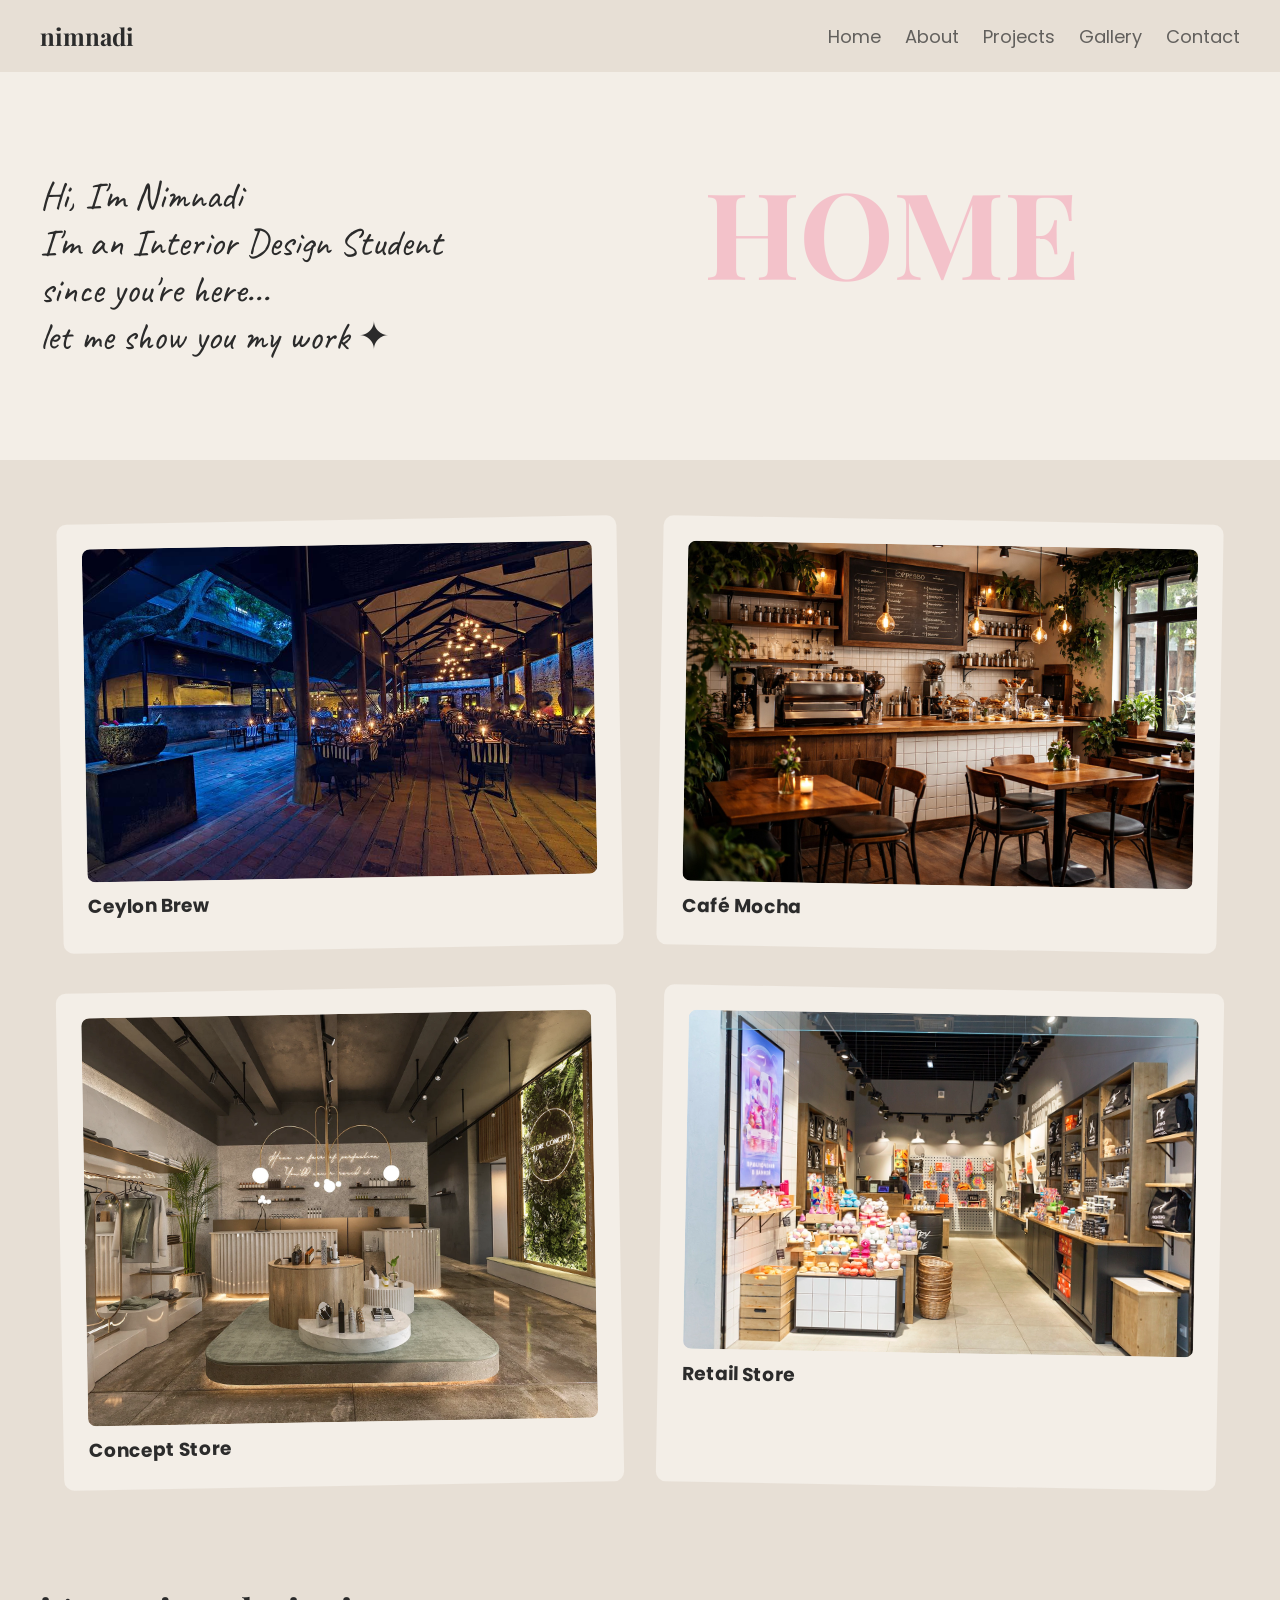
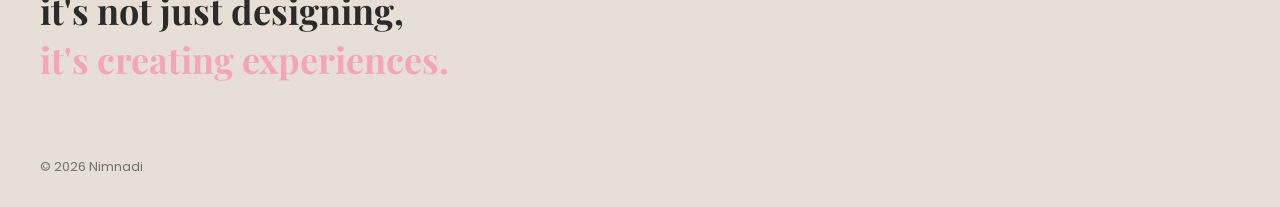
<file: index.html>
<!DOCTYPE html>
<html lang="en">
<head>
  <meta charset="UTF-8">
  <meta name="viewport" content="width=device-width, initial-scale=1.0">
  <link href="https://fonts.googleapis.com/css2?family=Playfair+Display:wght@500;700&family=Poppins:wght@300;400&family=Caveat:wght@400;600&display=swap" rel="stylesheet">
  <title>Nimnadi | Portfolio</title>
  <link rel="stylesheet" href="style.css">
  <link rel="icon" type="image/png" href="89.1.png">
</head>

<body>

<!-- NAV -->
<header class="navbar">
  <h1 class="logo">nimnadi</h1>
  <button class="hamburger" aria-label="Toggle menu">
    <span></span>
    <span></span>
    <span></span>
  </button>
  <nav>
    <a href="index.html">Home</a>
    <a href="about.html">About</a>
    <a href="project.html">Projects</a>
    <a href="gallery.html">Gallery</a>
    <a href="contact.html">Contact</a>
  </nav>
</header>

<main>

<!-- HERO -->
<section class="hero">
  <h1>HOME</h1>
  <div class="hero-content">
    <p class="subtext">Hi, I'm Nimnadi </p>
    <p class="subtext">I'm an Interior Design Student  </p>
    <p class="handwritten">since you're here...</p>
    <p class="subtext">let me show you my work ✦</p>
  </div>
</section>

<!-- PROJECTS -->
<section class="projects">
  <div class="grid">
    <div class="card">
      <img src="79.jpg" alt="Ceylon Brew café design">
      <h3>Ceylon Brew</h3>
    </div>
    <div class="card">
      <img src="4.jpeg" alt="Cafe Mocha redesign">
      <h3>Café Mocha</h3>
    </div>
    <div class="card">
      <img src="80be70118747511.608fd9654f4a4.webp" alt="Concept Store">
      <h3>Concept Store</h3>
    </div>
    <div class="card">
      <img src="78.webp" alt="Retail Store">
      <h3>Retail Store</h3>
    </div>
  </div>
</section>

<!-- STATEMENT SECTION -->
<section class="statement">
  <div class="statement-inner">
    <h2>
      it's not just designing,<br>
      <span class="highlight">it's creating experiences.</span>
    </h2>
  </div>
</section>

</main>

<footer>
  <p>&copy; 2026 Nimnadi</p>
</footer>

<script>
  document.querySelector('.hamburger').addEventListener('click', function () {
    document.querySelector('.navbar nav').classList.toggle('open');
  });
</script>

</body>
</html>
</file>
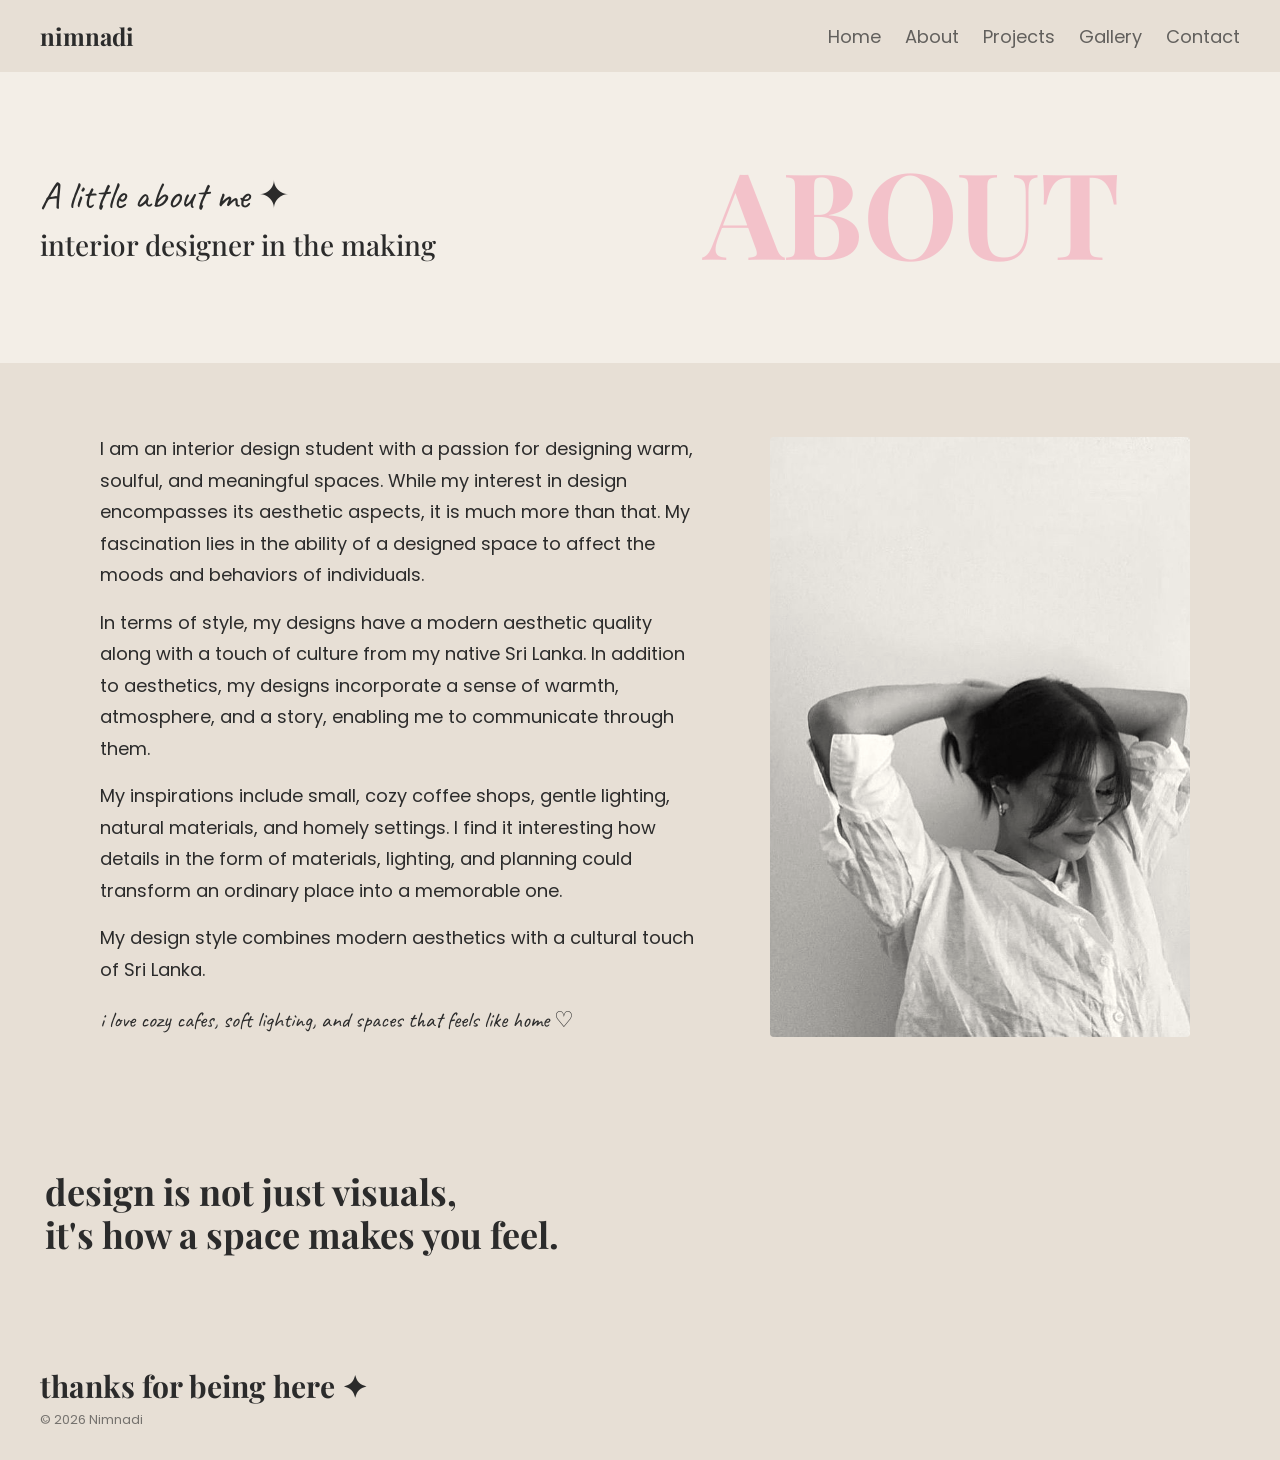
<file: about.html>
<!DOCTYPE html>
<html lang="en">
<head>
  <meta charset="UTF-8">
  <meta name="viewport" content="width=device-width, initial-scale=1.0">
  <link href="https://fonts.googleapis.com/css2?family=Playfair+Display:wght@500;700&family=Poppins:wght@300;400&family=Caveat:wght@400;600&display=swap" rel="stylesheet">
  <title>About | Nimnadi</title>
  <link rel="stylesheet" href="style.css">
  <link rel="icon" type="image/png" href="89.1.png">
</head>
<body>

<!-- NAVBAR -->
<header class="navbar">
  <h1 class="logo">nimnadi</h1>
  <button class="hamburger" aria-label="Toggle menu">
    <span></span>
    <span></span>
    <span></span>
  </button>
  <nav>
    <a href="index.html">Home</a>
    <a href="about.html">About</a>
    <a href="project.html">Projects</a>
    <a href="gallery.html">Gallery</a>
    <a href="contact.html">Contact</a>
  </nav>
</header>

<main>

<!-- HERO -->
<section class="hero about-hero">
  <h1 class="bg-text">ABOUT</h1>
  <div class="hero-content">
    <p class="handwritten">A little about me ✦</p>
    <h2>interior designer in the making</h2>
  </div>
</section>

<!-- ABOUT CONTENT -->
<section class="about-section">
  <div class="about-inner">

    <div class="about-row">
      <div class="about-text">
        <p>
  I am an interior design student with a passion for designing warm, soulful, and meaningful spaces.

  While my interest in design encompasses its aesthetic aspects, it is much more than that.

  My fascination lies in the ability of a designed space to affect the moods and behaviors of individuals.
        </p>
        <p>
     In terms of style, my designs have a modern aesthetic quality along with a touch of culture from my native Sri Lanka.

  In addition to aesthetics, my designs incorporate a sense of warmth, atmosphere, and a story, enabling me to communicate through them.
        </p>
        <p>
  My inspirations include small, cozy coffee shops, gentle lighting, natural materials, and homely settings.

  I find it interesting how details in the form of materials, lighting, and planning could transform an ordinary place into a memorable one.
        </p>
        <p>
         My design style combines modern aesthetics with a cultural touch of Sri Lanka.
          
        </p>
        <p class="handwritten">
          i love cozy cafes, soft lighting, and spaces that feels like home ♡
        </p>
      </div>

      <!-- IMAGE BESIDE PARAGRAPH -->
      <div class="about-image-wrap">
        <img src="5.jpg" alt="Nimnadi" class="about-photo" />
      </div>
    </div>
  </div>
</section>


<section class="about-extra">
  <div class="about-extra-inner">
    <h2 class="big-text">
      design is not just visuals,<br>
      it's how a space makes you feel.
    </h2>
  </div>
</section>

</main>

<footer>
  <h2>thanks for being here ✦</h2>
  <p>&copy; 2026 Nimnadi</p>
</footer>

<script>
  document.querySelector('.hamburger').addEventListener('click', function () {
    document.querySelector('.navbar nav').classList.toggle('open');
  });
</script>

</body>
</html>
</file>
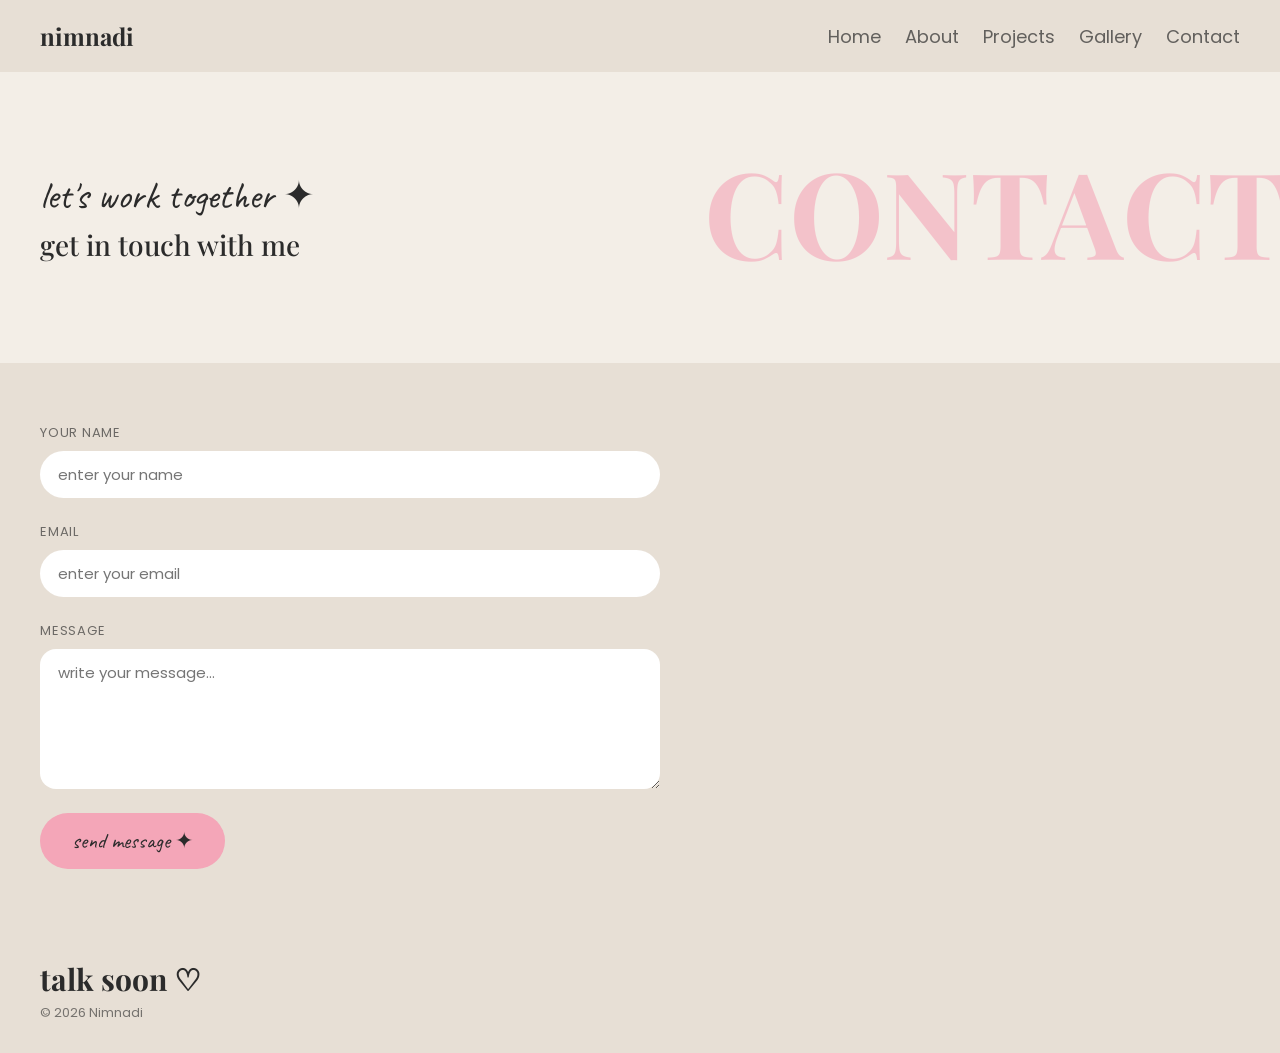
<file: contact.html>
<!DOCTYPE html>
<html lang="en">
<head>
  <meta charset="UTF-8">
  <meta name="viewport" content="width=device-width, initial-scale=1.0">
  <link href="https://fonts.googleapis.com/css2?family=Playfair+Display:wght@500;700&family=Poppins:wght@300;400&family=Caveat:wght@400;600&display=swap" rel="stylesheet">
  <title>Nimnadi | Contact</title>
  <link rel="stylesheet" href="style.css">
    <link rel="icon" type="image/png" href="89.1.png">
</head>

<body>

<!-- NAVBAR -->
<header class="navbar">
  <h1 class="logo">nimnadi</h1>
  <button class="hamburger" aria-label="Toggle menu">
    <span></span>
    <span></span>
    <span></span>
  </button>
  <nav>
    <a href="index.html">Home</a>
    <a href="about.html">About</a>
    <a href="project.html">Projects</a>
    <a href="gallery.html">Gallery</a>
    <a href="contact.html">Contact</a>
  </nav>
</header>

<main>

<!-- HERO -->
<section class="hero contact-hero">
  <h1 class="bg-text">CONTACT</h1>
  <div class="hero-content">
    <p class="handwritten">let's work together ✦</p>
    <h2>get in touch with me</h2>
  </div>
</section>

<!-- CONTACT FORM -->
<section class="contact-section">
  <form class="contact-form">
    <div class="form-group">
      <label>Your Name</label>
      <input type="text" placeholder="enter your name" required>
    </div>
    <div class="form-group">
      <label>Email</label>
      <input type="email" placeholder="enter your email" required>
    </div>
    <div class="form-group">
      <label>Message</label>
      <textarea placeholder="write your message..."></textarea>
    </div>
    <button type="submit">send message ✦</button>
  </form>
</section>

</main>

<footer>
  <h2>talk soon ♡</h2>
  <p>&copy; 2026 Nimnadi</p>
</footer>

<script>
  document.querySelector('.hamburger').addEventListener('click', function () {
    document.querySelector('.navbar nav').classList.toggle('open');
  });
</script>

</body>
</html>
</file>
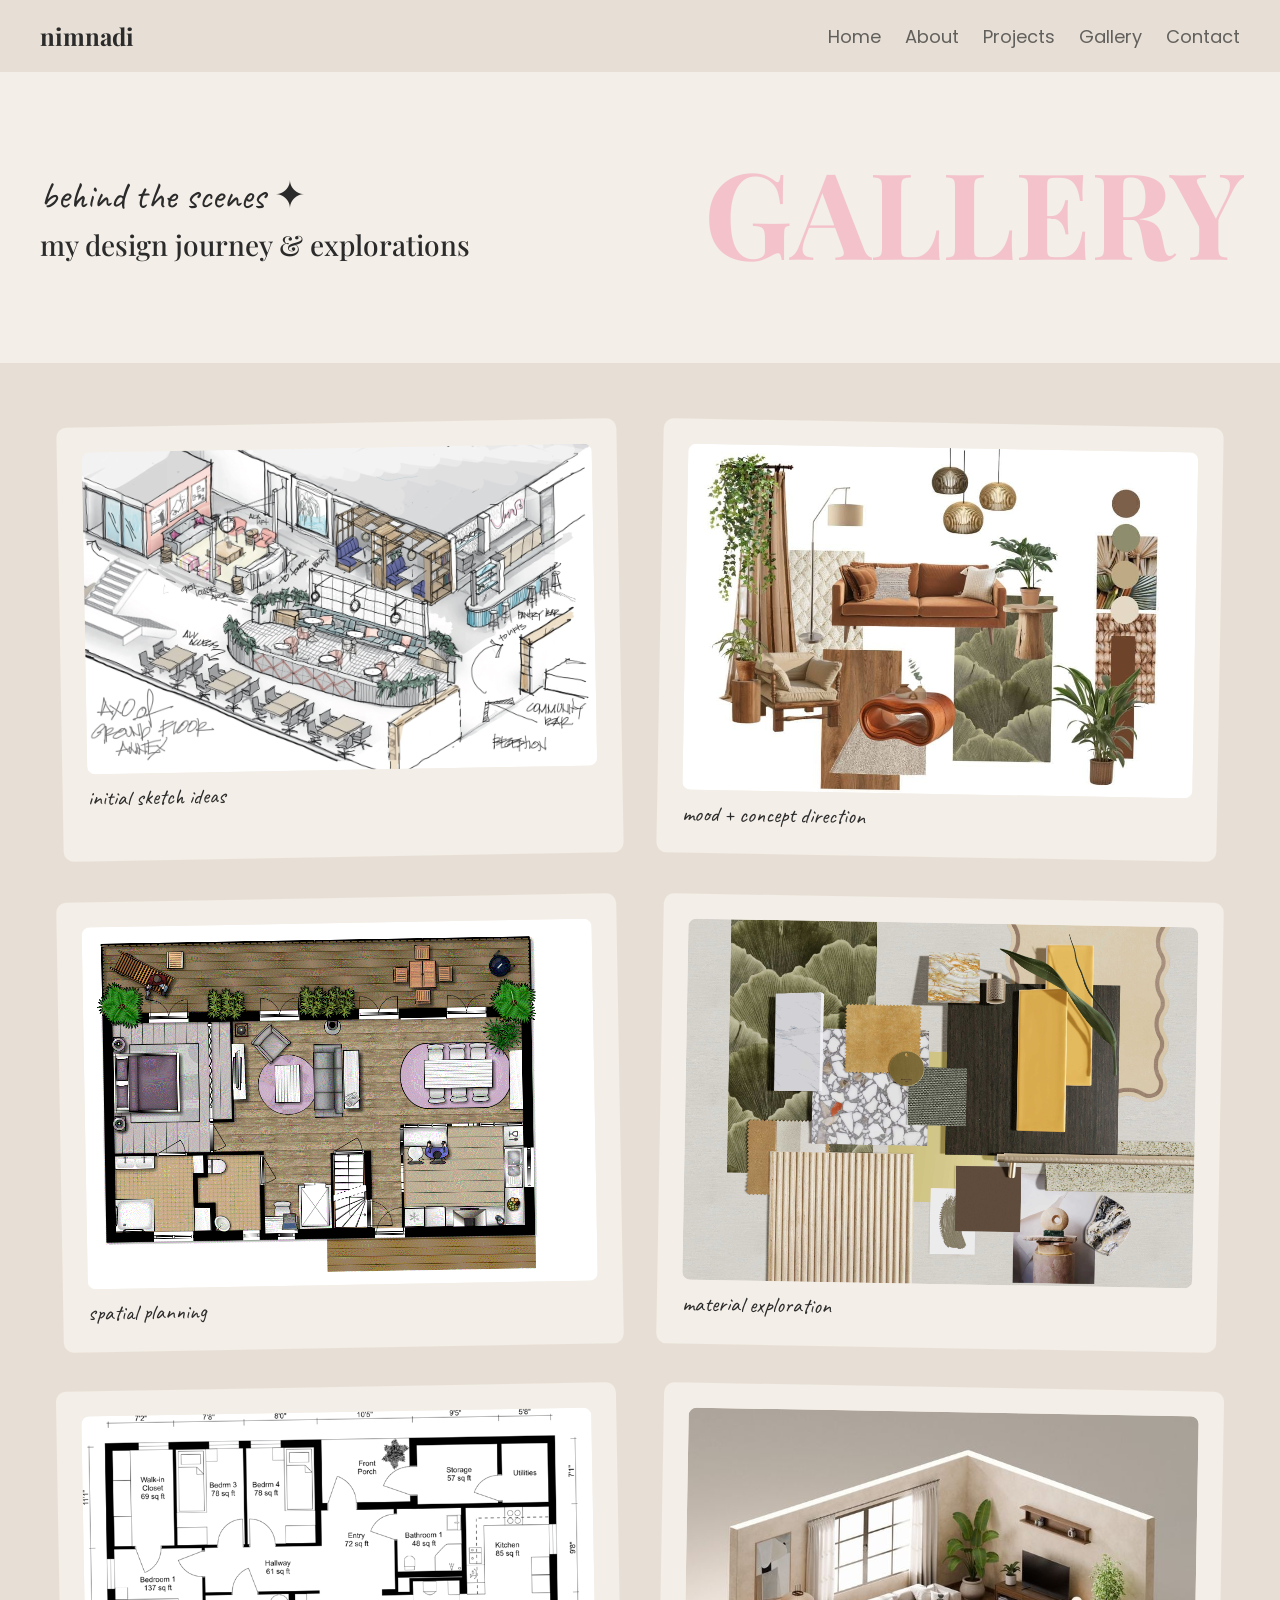
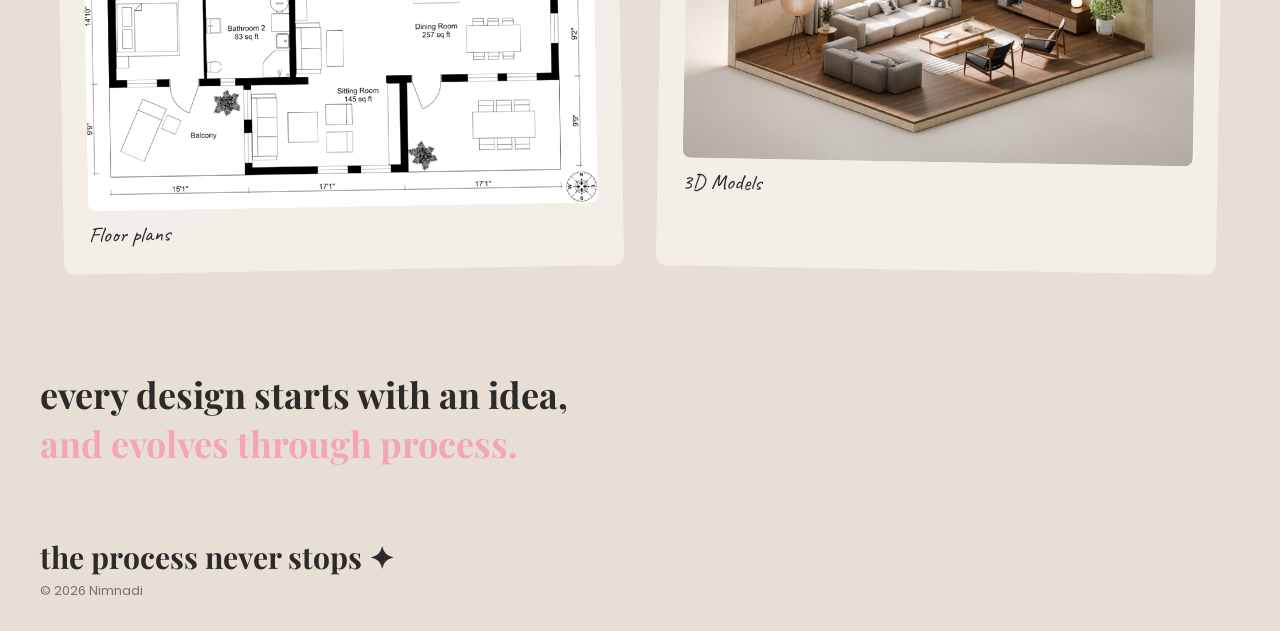
<file: gallery.html>
<!DOCTYPE html>
<html lang="en">
<head>
  <meta charset="UTF-8">
  <meta name="viewport" content="width=device-width, initial-scale=1.0">
  <link href="https://fonts.googleapis.com/css2?family=Playfair+Display:wght@500;700&family=Poppins:wght@300;400&family=Caveat:wght@400;600&display=swap" rel="stylesheet">
  <title>Gallery | Nimnadi</title>
  <link rel="stylesheet" href="style.css">
  <link rel="icon" type="image/png" href="89.1.png">
</head>

<body>

<!-- NAVBAR -->
<header class="navbar">
  <h1 class="logo">nimnadi</h1>
  <button class="hamburger" aria-label="Toggle menu">
    <span></span>
    <span></span>
    <span></span>
  </button>
  <nav>
    <a href="index.html">Home</a>
    <a href="about.html">About</a>
    <a href="project.html">Projects</a>
    <a href="gallery.html">Gallery</a>
    <a href="contact.html">Contact</a>
  </nav>
</header>

<main>

<!-- HERO -->
<section class="hero gallery-hero">
  <h1 class="bg-text">GALLERY</h1>
  <div class="hero-content">
    <p class="handwritten">behind the scenes ✦</p>
    <h2>my design journey &amp; explorations</h2>
  </div>
</section>

<!-- GALLERY (SCRAPBOOK STYLE) -->
<section class="gallery">
  <div class="grid">
    <div class="card">
      <img src="83.webp" alt="Sketch design">
      <p class="handwritten">initial sketch ideas</p>
    </div>
    <div class="card">
      <img src="86.jpg" alt="Moodboard">
      <p class="handwritten">mood + concept direction</p>
    </div>
    <div class="card">
      <img src="84.png" alt="Floor plan">
      <p class="handwritten">spatial planning</p>
    </div>
    <div class="card">
      <img src="98.jpg" alt="Material exploration">
      <p class="handwritten">material exploration</p>
    </div>
       <div class="card">
      <img src="75.png" alt="Floor plans">
      <p class="handwritten">Floor plans</p>
    </div>
       <div class="card">
      <img src="54.jpg" alt="3D Models">
      <p class="handwritten">3D Models</p>
    </div>
  </div>
</section>

<!-- STATEMENT -->
<section class="statement">
  <div class="statement-inner">
    <h2>
      every design starts with an idea,<br>
      <span class="highlight">and evolves through process.</span>
    </h2>
  </div>
</section>

</main>

<footer>
  <h2>the process never stops ✦</h2>
  <p>&copy; 2026 Nimnadi</p>
</footer>

<script>
  document.querySelector('.hamburger').addEventListener('click', function () {
    document.querySelector('.navbar nav').classList.toggle('open');
  });
</script>

</body>
</html>
</file>
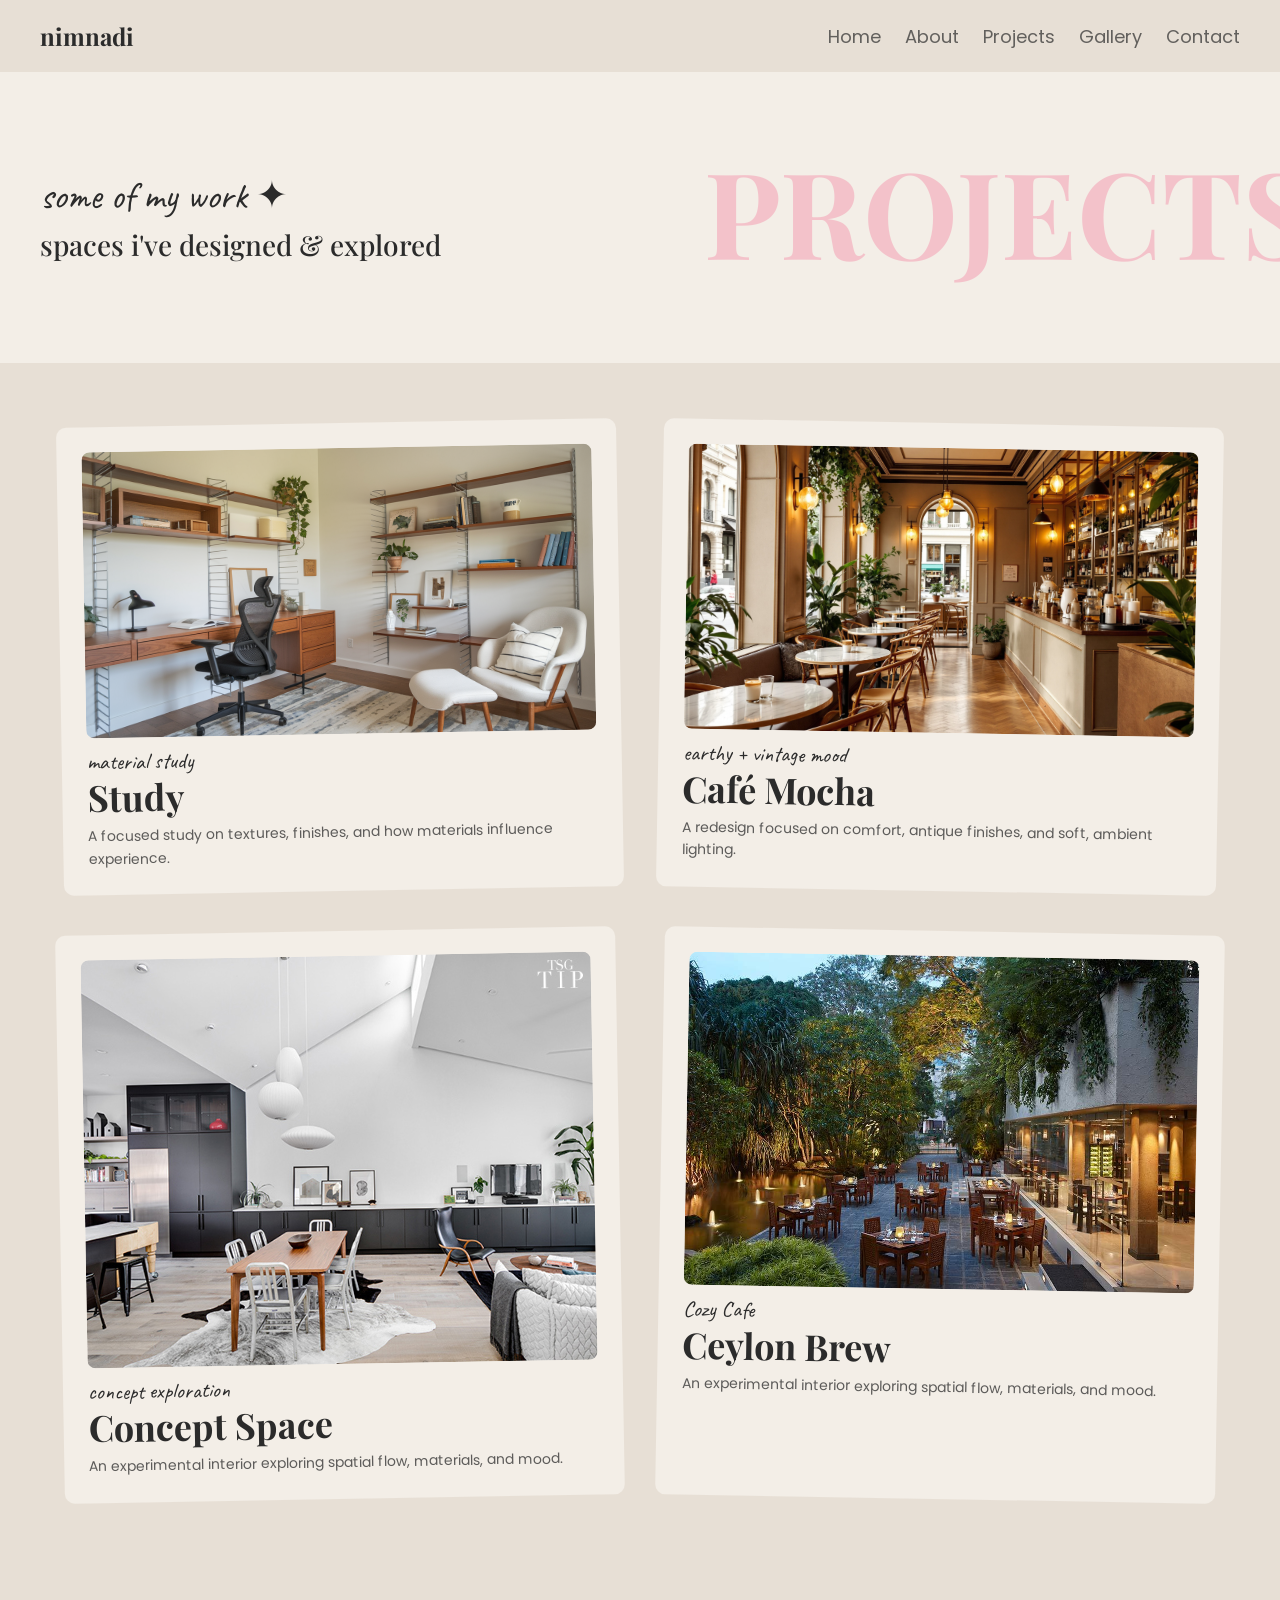
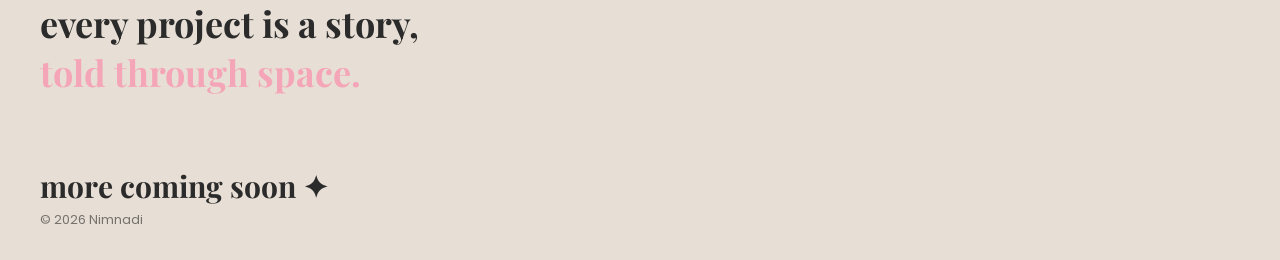
<file: project.html>
<!DOCTYPE html>
<html lang="en">
<head>
  <meta charset="UTF-8">
  <meta name="viewport" content="width=device-width, initial-scale=1.0">
  <link href="https://fonts.googleapis.com/css2?family=Playfair+Display:wght@500;700&family=Poppins:wght@300;400&family=Caveat:wght@400;600&display=swap" rel="stylesheet">
  <title>Projects | Nimnadi</title>
  <link rel="stylesheet" href="style.css">
  <link rel="icon" type="image/png" href="89.1.png">
</head>

<body>

<!-- NAVBAR -->
<header class="navbar">
  <h1 class="logo">nimnadi</h1>
  <button class="hamburger" aria-label="Toggle menu">
    <span></span>
    <span></span>
    <span></span>
  </button>
  <nav>
    <a href="index.html">Home</a>
    <a href="about.html">About</a>
    <a href="project.html">Projects</a>
    <a href="gallery.html">Gallery</a>
    <a href="contact.html">Contact</a>
  </nav>
</header>

<main>

<!-- HERO -->
<section class="hero projects-hero">
  <h1 class="bg-text">PROJECTS</h1>
  <div class="hero-content">
    <p class="handwritten">some of my work ✦</p>
    <h2>spaces i've designed &amp; explored</h2>
  </div>
</section>

<!-- PROJECT GRID -->
<section class="projects">
  <div class="grid">
    <div class="card">
      <img src="33.webp" alt="Ceylon Brew café design">
      <p class="handwritten">material study</p>
      <h3 class="big-text">Study </h3>
      <p class="desc">A focused study on textures, finishes, and how materials influence experience.</p>
    </div>

    <div class="card">
      <img src="22.jpg" alt="Interior concept design">
      <p class="handwritten">earthy + vintage mood</p>
      <h3 class="big-text">Café Mocha</h3>
      <p class="desc">A redesign focused on comfort, antique finishes, and soft, ambient lighting.</p>
    </div>

    <div class="card">
      <img src="11.jpg" alt="Interior concept design">
      <p class="handwritten">concept exploration</p>
      <h3 class="big-text">Concept Space</h3>
      <p class="desc">An experimental interior exploring spatial flow, materials, and mood.</p>
    </div>

    <div class="card">
      <img src="55.jpg" alt="Interior concept design">
      <p class="handwritten">Cozy Cafe</p>
      <h3 class="big-text">Ceylon Brew</h3>
      <p class="desc">An experimental interior exploring spatial flow, materials, and mood.</p>
    </div>
  </div>
</section>

<!-- STATEMENT -->
<section class="statement">
  <div class="statement-inner">
    <h2>
      every project is a story,<br>
      <span class="highlight">told through space.</span>
    </h2>
  </div>
</section>

</main>

<footer>
  <h2>more coming soon ✦</h2>
  <p>&copy; 2026 Nimnadi</p>
</footer>

<script>
  document.querySelector('.hamburger').addEventListener('click', function () {
    document.querySelector('.navbar nav').classList.toggle('open');
  });
</script>

</body>
</html>
</file>
<file: style.css>
/* IMPORT FONTS */
@import url('https://fonts.googleapis.com/css2?family=Playfair+Display:wght@500;700&family=Poppins:wght@300;400&family=Caveat:wght@400;600&display=swap');

/* RESET */
* {
  margin: 0;
  padding: 0;
  box-sizing: border-box;
}

/* BODY */
body {
  font-family: 'Poppins', sans-serif;
  background: #e7dfd5;
  color: #2b2b2b;
}

/* ===== NAVBAR ===== */
.navbar {
  display: flex;
  justify-content: space-between;
  align-items: center;
  padding: 20px 40px;
  font-size: 18px;
  position: relative;
  flex-wrap: wrap;
}

.logo {
  font-family: 'Playfair Display', serif;
  font-size: 24px;
  font-weight: 700;
}

.navbar nav {
  display: flex;
  gap: 24px;
  align-items: center;
}

.navbar a {
  text-decoration: none;
  color: #2b2b2b;
  opacity: 0.7;
  transition: opacity 0.2s;
}

.navbar a:hover {
  opacity: 1;
}

/* HAMBURGER BUTTON */
.hamburger {
  display: none;
  flex-direction: column;
  gap: 5px;
  cursor: pointer;
  background: none;
  border: none;
  padding: 6px;
}

.hamburger span {
  display: block;
  width: 26px;
  height: 2px;
  background: #2b2b2b;
  border-radius: 2px;
  transition: 0.3s;
}

/* ===== HERO ===== */
.hero {
  position: relative;
  padding: 100px 40px;
  background: #f3eee7;
  overflow: hidden;
  min-height: 280px;
}

/* Background giant text — shared between .hero h1 and .bg-text */
.hero h1,
.bg-text {
  font-family: 'Playfair Display', serif;
  font-size: 120px;
  color: #f4a6b8;
  opacity: 0.6;
  position: absolute;
  top: 20%;
  left: 55%;
  z-index: 0;
  white-space: nowrap;
  pointer-events: none;
}

.hero p {
  font-family: 'Caveat', cursive;
  font-size: 38px;
  position: relative;
  z-index: 2;
}

.hero-content {
  position: relative;
  z-index: 2;
}

.hero-content h2 {
  font-family: 'Playfair Display', serif;
  font-size: 28px;
  font-weight: 500;
  margin-top: 8px;
  line-height: 1.3;
}

.hero img {
  width: 300px;
  position: fixed;
  z-index: 2;
  filter: grayscale(100%);
}

/* ===== ABOUT SECTION ===== */
.about-section {
  background: #e7dfd5;
  padding: 60px 40px;
}

.about-inner {
  max-width: 1100px;
  margin: 0 auto;
}

.about-row {
  display: flex;
  align-items: center;
  gap: 60px;
}

.about-text {
  flex: 1 1 0;
  display: flex;
  flex-direction: column;
  gap: 16px;
  font-size: 18px;
  line-height: 1.75;
  text-align: left;
  padding: 10px;
  align-self: flex-start;
}

.about-image-wrap {
  flex: 0 0 420px;
  width: 420px;
}

.about-photo {
  width: 100%;
  height: 600px;
  object-fit: cover;
  border-radius: 4px;
  display: block;
  filter: sepia(10%) contrast(95%) brightness(102%);
}

.about-extra {
  background: #e7dfd5;
  padding: 60px 40px 80px;
}

.about-extra-inner {
  max-width: 1100px;
  margin: 0;
  padding-left: 5px;
}

/* ===== GRID ===== */
.grid {
  display: grid;
  grid-template-columns: repeat(2, 1fr);
  gap: 40px;
  padding: 60px;
}

/* ===== CARDS ===== */
.card {
  background: #f3eee7;
  padding: 25px;
  border-radius: 10px;
  position: relative;
  transition: 0.3s ease;
}

.card:nth-child(odd)  { transform: rotate(-1deg); }
.card:nth-child(even) { transform: rotate(1deg); }
.card:hover           { transform: scale(1.02) rotate(0deg); }

.card img {
  width: 100%;
  border-radius: 8px;
  margin-bottom: 10px;
  display: block;
}

.card .desc {
  font-size: 14px;
  opacity: 0.75;
  margin-top: 6px;
  line-height: 1.6;
}

/* ===== HANDWRITTEN ===== */
.handwritten {
  font-family: 'Caveat', cursive;
  font-size: 22px;
}

/* ===== BIG TEXT ===== */
.big-text {
  font-family: 'Playfair Display', serif;
  font-size: 36px;
  line-height: 1.2;
  text-align: left;
}

/* ===== PINK HIGHLIGHT ===== */
.highlight { color: #f4a6b8; }

/* ===== STATEMENT SECTION ===== */
.statement {
  padding: 40px 40px;
}

.statement-inner {
  max-width: 600px;
}

.statement h2 {
  font-family: 'Playfair Display', serif;
  font-size: 36px;
  line-height: 1.35;
}

/* ===== CONTACT SECTION ===== */
.contact-section {
  padding: 60px 40px;
  max-width: 700px;
}

.contact-form {
  display: flex;
  flex-direction: column;
  gap: 24px;
}

.form-group {
  display: flex;
  flex-direction: column;
  gap: 8px;
}

.form-group label {
  font-size: 13px;
  letter-spacing: 0.06em;
  text-transform: uppercase;
  opacity: 0.65;
}

/* ===== FORM INPUTS ===== */
input,
textarea {
  padding: 12px 18px;
  border: none;
  background: #fff;
  border-radius: 30px;
  font-family: 'Poppins', sans-serif;
  font-size: 15px;
  width: 100%;
  outline: none;
  transition: box-shadow 0.2s;
}

input:focus,
textarea:focus {
  box-shadow: 0 0 0 2px #f4a6b8;
}

textarea {
  border-radius: 16px;
  min-height: 140px;
  resize: vertical;
}

button[type="submit"] {
  background: #f4a6b8;
  color: #2b2b2b;
  border: none;
  padding: 14px 32px;
  border-radius: 30px;
  font-family: 'Caveat', cursive;
  font-size: 22px;
  cursor: pointer;
  align-self: flex-start;
  transition: background 0.3s, color 0.3s;
}

button[type="submit"]:hover {
  background: #e8809a;
  color: #fff;
}

/* ===== FOOTER ===== */
footer {
  text-align: left;
  padding: 30px 40px;
  font-family: 'Playfair Display', serif;
  font-size: 20px;
}

footer p {
  font-family: 'Poppins', sans-serif;
  font-size: 13px;
  opacity: 0.6;
  margin-top: 4px;
}

/* ===================== RESPONSIVE ===================== */

/* ---- TABLET (≤1024px) ---- */
@media (max-width: 1024px) {
  .hero h1,
  .bg-text {
    font-size: 88px;
    left: 48%;
  }

  .about-text {
    font-size: 17px;
  }

  .about-image-wrap {
    flex: 0 0 340px;
    width: 340px;
  }

  .about-photo {
    height: 480px;
  }

  .grid {
    padding: 40px;
    gap: 28px;
  }

  .big-text {
    font-size: 30px;
  }
}

/* ---- MOBILE (≤768px) ---- */
@media (max-width: 768px) {

  /* NAVBAR */
  .navbar {
    padding: 16px 24px;
    font-size: 16px;
  }

  .hamburger {
    display: flex;
  }

  .navbar nav {
    display: none;
    flex-direction: column;
    align-items: flex-start;
    width: 100%;
    padding: 16px 0 8px;
    gap: 14px;
    border-top: 1px solid rgba(43, 43, 43, 0.1);
    margin-top: 12px;
  }

  .navbar nav.open {
    display: flex;
  }

  .navbar a {
    font-size: 18px;
  }

  /* HERO */
  .hero {
    padding: 56px 24px;
    min-height: 200px;
  }

  .hero h1,
  .bg-text {
    font-size: 56px;
    top: 8%;
    left: 50%;
    transform: translateX(-50%);
  }

  .hero p {
    font-size: 28px;
  }

  .hero-content h2 {
    font-size: 22px;
  }

  /* GRID */
  .grid {
    grid-template-columns: 1fr;
    padding: 24px;
    gap: 20px;
  }

  /* CARDS — remove tilt on mobile so they don't clip */
  .card:nth-child(odd),
  .card:nth-child(even) {
    transform: rotate(0deg);
  }

  .card:hover {
    transform: scale(1.01);
  }

  /* ABOUT */
  .about-section {
    padding: 40px 24px;
  }

  .about-row {
    flex-direction: column;
    gap: 28px;
  }

  .about-text {
    font-size: 16px;
  }

  .about-image-wrap {
    flex: none;
    width: 100%;
  }

  .about-photo {
    height: 320px;
  }

  .about-extra {
    padding: 40px 24px 56px;
  }

  /* STATEMENT */
  .statement {
    padding: 32px 24px;
  }

  .statement-inner {
    max-width: 100%;
  }

  .statement h2 {
    font-size: 26px;
  }

  /* BIG TEXT */
  .big-text {
    font-size: 26px;
  }

  /* CONTACT */
  .contact-section {
    padding: 40px 24px;
    max-width: 100%;
  }

  button[type="submit"] {
    align-self: stretch;
    text-align: center;
  }

  /* FOOTER */
  footer {
    padding: 24px;
    font-size: 18px;
  }
}

/* ---- SMALL MOBILE (≤480px) ---- */
@media (max-width: 480px) {
  .navbar {
    padding: 14px 16px;
  }

  .logo {
    font-size: 20px;
  }

  .hero {
    padding: 44px 16px;
  }

  .hero h1,
  .bg-text {
    font-size: 38px;
  }

  .hero p {
    font-size: 22px;
  }

  .hero-content h2 {
    font-size: 18px;
  }

  .big-text {
    font-size: 22px;
  }

  .statement h2 {
    font-size: 22px;
  }

  .about-text {
    font-size: 15px;
  }

  .grid {
    padding: 16px;
    gap: 16px;
  }

  .handwritten {
    font-size: 19px;
  }

  footer {
    padding: 20px 16px;
    font-size: 16px;
  }
}
</file>
